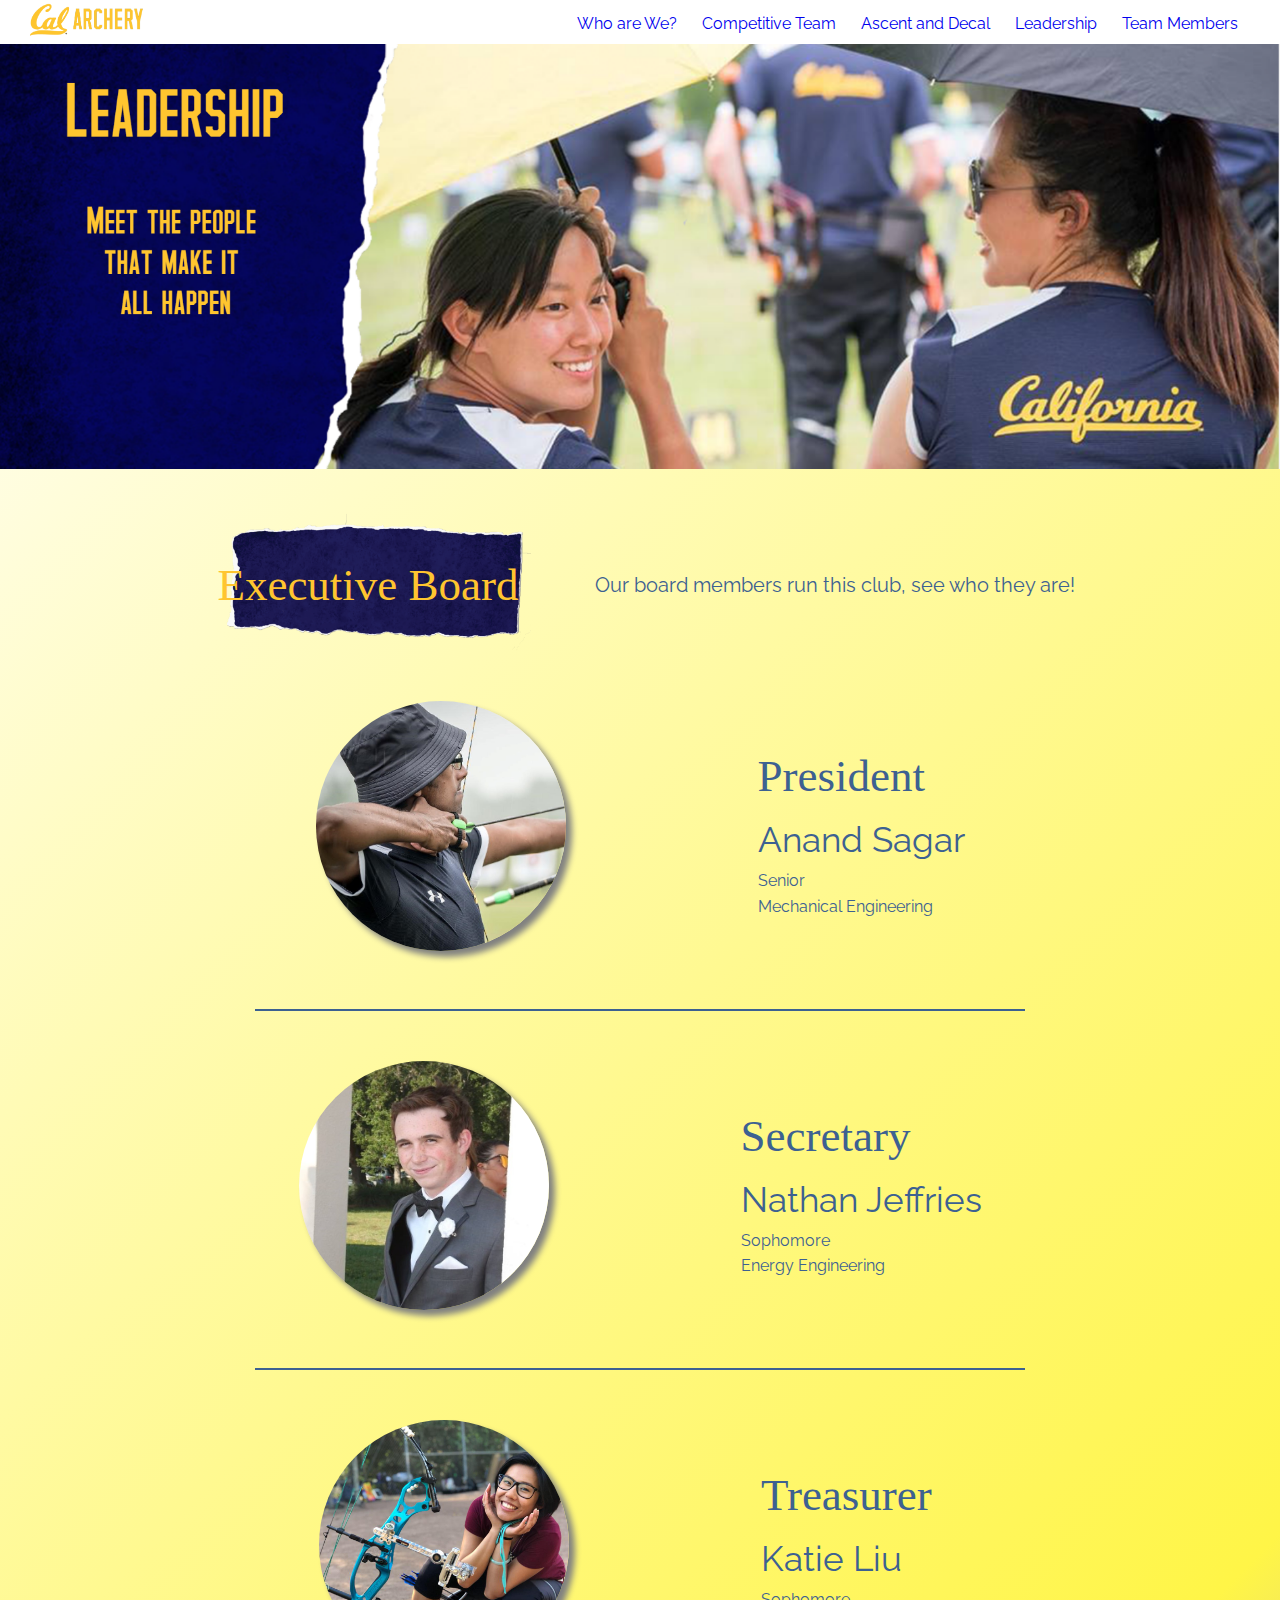
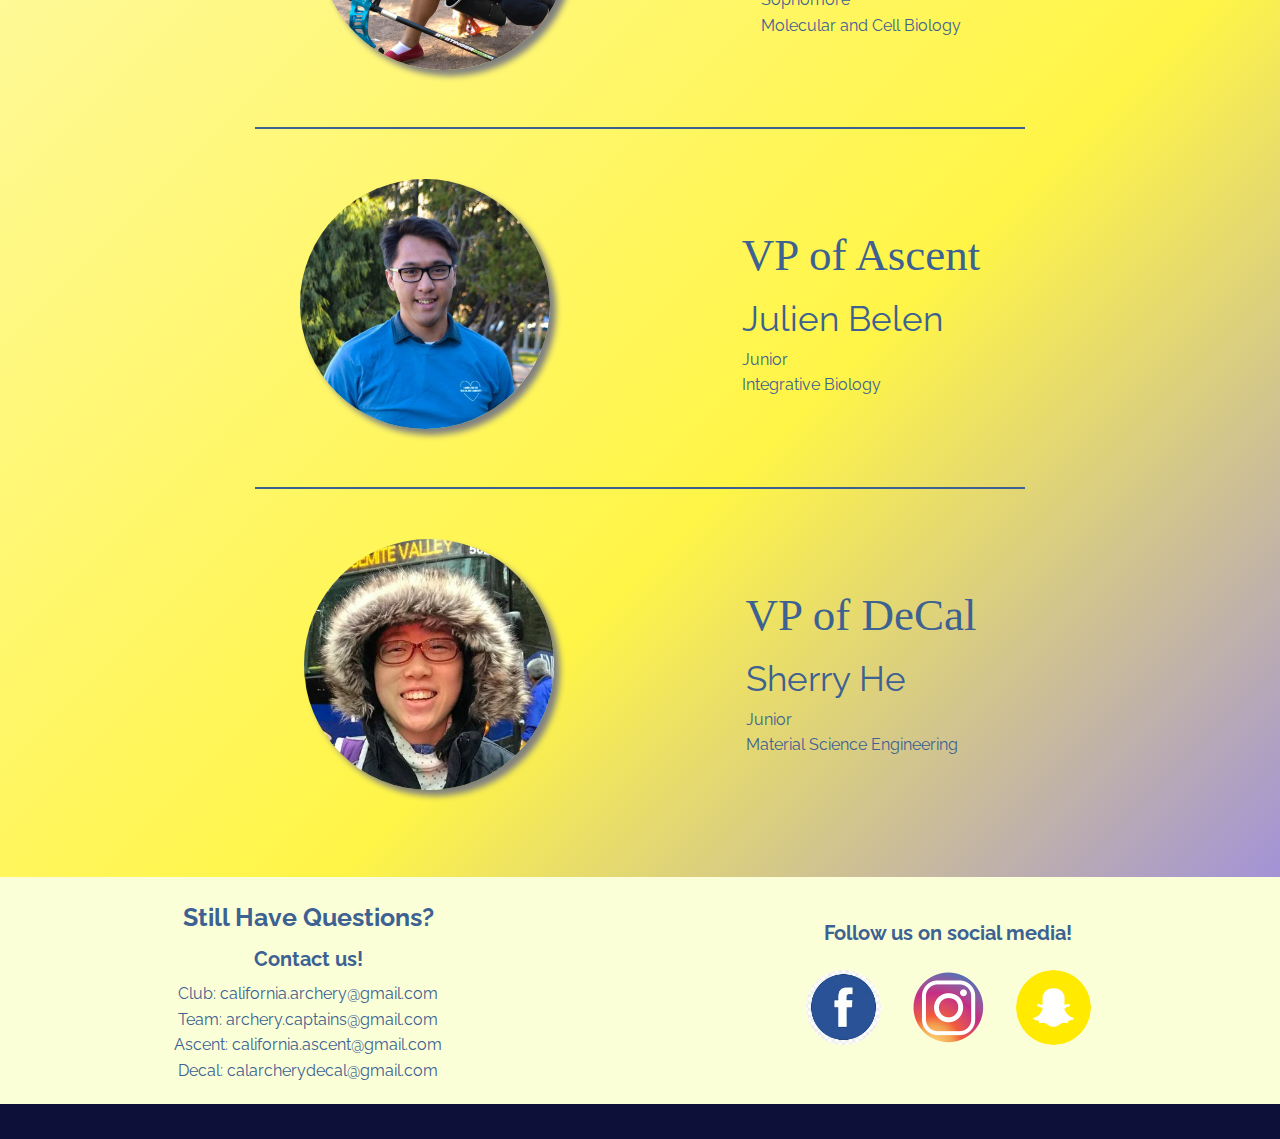
<file: leadership.html>
<!DOCTYPE html>
<html>
<head>
	<link href="assets/css/leader.css" rel="stylesheet" type="text/css">
	<link href="assets/css/style.css" rel="stylesheet" type="text/css">
	<script type="text/javascript" src="http://code.jquery.com/jquery-1.11.3.min.js"></script>
	<script type="text/javascript" src="assets/scripts/script.js"></script>
	<link href="https://fonts.googleapis.com/css?family=Poppins|Raleway" rel="stylesheet">

	<link rel="icon" href="favicon.ico">
	<title>Cal Archery</title>
</head>

<body>
	<nav>
		<div id="logo"> <a href="index.html">
			<img src="assets/img/CalArchLogo.png" height="40"></a>
		</div>
		<div id="nav-links" >
			<div class="nav-element">
				<a href="wePage.html">Who are We? </a>
			</div>
			<div class="nav-element">
				<a href="team.html">Competitive Team </a>
			</div>
			<div class="nav-element"> 
				<a href="ascent.html">Ascent and Decal </a>
			</div>
			<div class="nav-element">
				<a href="leadership.html">Leadership </a>
			</div>
			<div class="nav-element">
				<a href="members.html">Team Members </a>
			</div>
		</div>
	</nav>

	<div class="cover"> 	
		<img src="assets/img/leadershipCover.png" width="100%" id="cover4">
		<!-- <div id="cover4-info" class="cover-text">
			<div id="cover4-title">
				 Leadership
			</div>
			<div id="cover4-text">
				Meet the people
 				<br>that make it 
 				<br>all happen
			</div>
		</div>
 -->	</div>

	<div id="content4">
		<div id="leadership">
			<div id="word-row">
				<div class="paper">
					<img src="assets/img/label4.png" width="325" id="papier-club">
					<div class="paper-text" id="papier-text2">
						Executive Board
					</div>
				</div>
				<div class="word-text" id="team-requirements-text">
					<p>
						Our board members run this club, see who they are!
					</p>
				</div>
			</div>
		</div>

		<div id="board" class="word-text">
			<div class="board-member">
				<div class="board-member-pic">
					<img src="assets/img/anand.jpg" width="250" class="board-member-img">
				</div>
				<div>
					<div class="board-member-title">President</div>
					<div class="board-member-name">Anand Sagar</div>
					<div class="board-member-descrip">Senior<br>Mechanical Engineering</div>
				</div>
			</div>
			<hr>
			<div class="board-member">
				<div class="board-member-pic">
					<img src="assets/img/nathanProfile.jpg" width="250" class="board-member-img">
				</div>
				<div>
					<div class="board-member-title">Secretary</div>
					<div class="board-member-name">Nathan Jeffries</div>
					<div class="board-member-descrip">Sophomore<br>Energy Engineering</div>
				</div>
			</div>
			<hr>
			<div class="board-member">
				<div class="board-member-pic">
					<img src="assets/img/KatieProfile.jpg" width="250" class="board-member-img">
				</div>
				<div>
					<div class="board-member-title">Treasurer</div>
					<div class="board-member-name">Katie Liu</div>
					<div class="board-member-descrip">Sophomore<br>Molecular and Cell Biology</div>
				</div>
			</div>
			<hr>
			<div class="board-member">
				<div class="board-member-pic">
					<img src="assets/img/Julien.jpg" width="250" class="board-member-img">
				</div>
				<div>
					<div class="board-member-title">VP of Ascent</div>
					<div class="board-member-name">Julien Belen</div>
					<div class="board-member-descrip">Junior<br>Integrative Biology</div>
				</div>
			</div>
			<hr>
			<div class="board-member">
				<div class="board-member-pic">
					<img src="assets/img/sherryProfile.jpg" width="250" class="board-member-img">
				</div>
				<div>
					<div class="board-member-title">VP of DeCal</div>
					<div class="board-member-name">Sherry He</div>
					<div class="board-member-descrip">Junior<br>Material Science Engineering</div>
				</div>
			</div>
			
		</div>
		
	</div>

	

	<footer>

		<div id="contact-info">
			<div id="emails">
				<p id="Questions" class="word-text">
					Still Have Questions?
				</p>
				<p id="contact" class="word-text">
					Contact us!
				</p>
				<div id="all-emails" class="word-text">
					Club: california.archery@gmail.com <br>
					Team: archery.captains@gmail.com<br>
					Ascent: california.ascent@gmail.com<br>
					Decal: calarcherydecal@gmail.com<br>
					
				</div>
			</div>

			<div id="social-links">
				<div id="social-reach" class="word-text">
					Follow us on social media!
				</div>
				<div id="icons">
					<a href="https://www.facebook.com/calarchery/"><img src="assets/img/facebook.jpg" width="75" height="75" class="icon-img"></a>
					<a href="https://www.instagram.com/calarchery/"><img src="assets/img/instagram.png" width="75" height="75" class="icon-img"></a>
					<img src="assets/img/snapchat.png" width="75" height="75" class="icon-img">
				</div>
			</div>
		</div>

		<div id="blue-bar">
		</div>

	</footer>
</body>
</html>
</file>
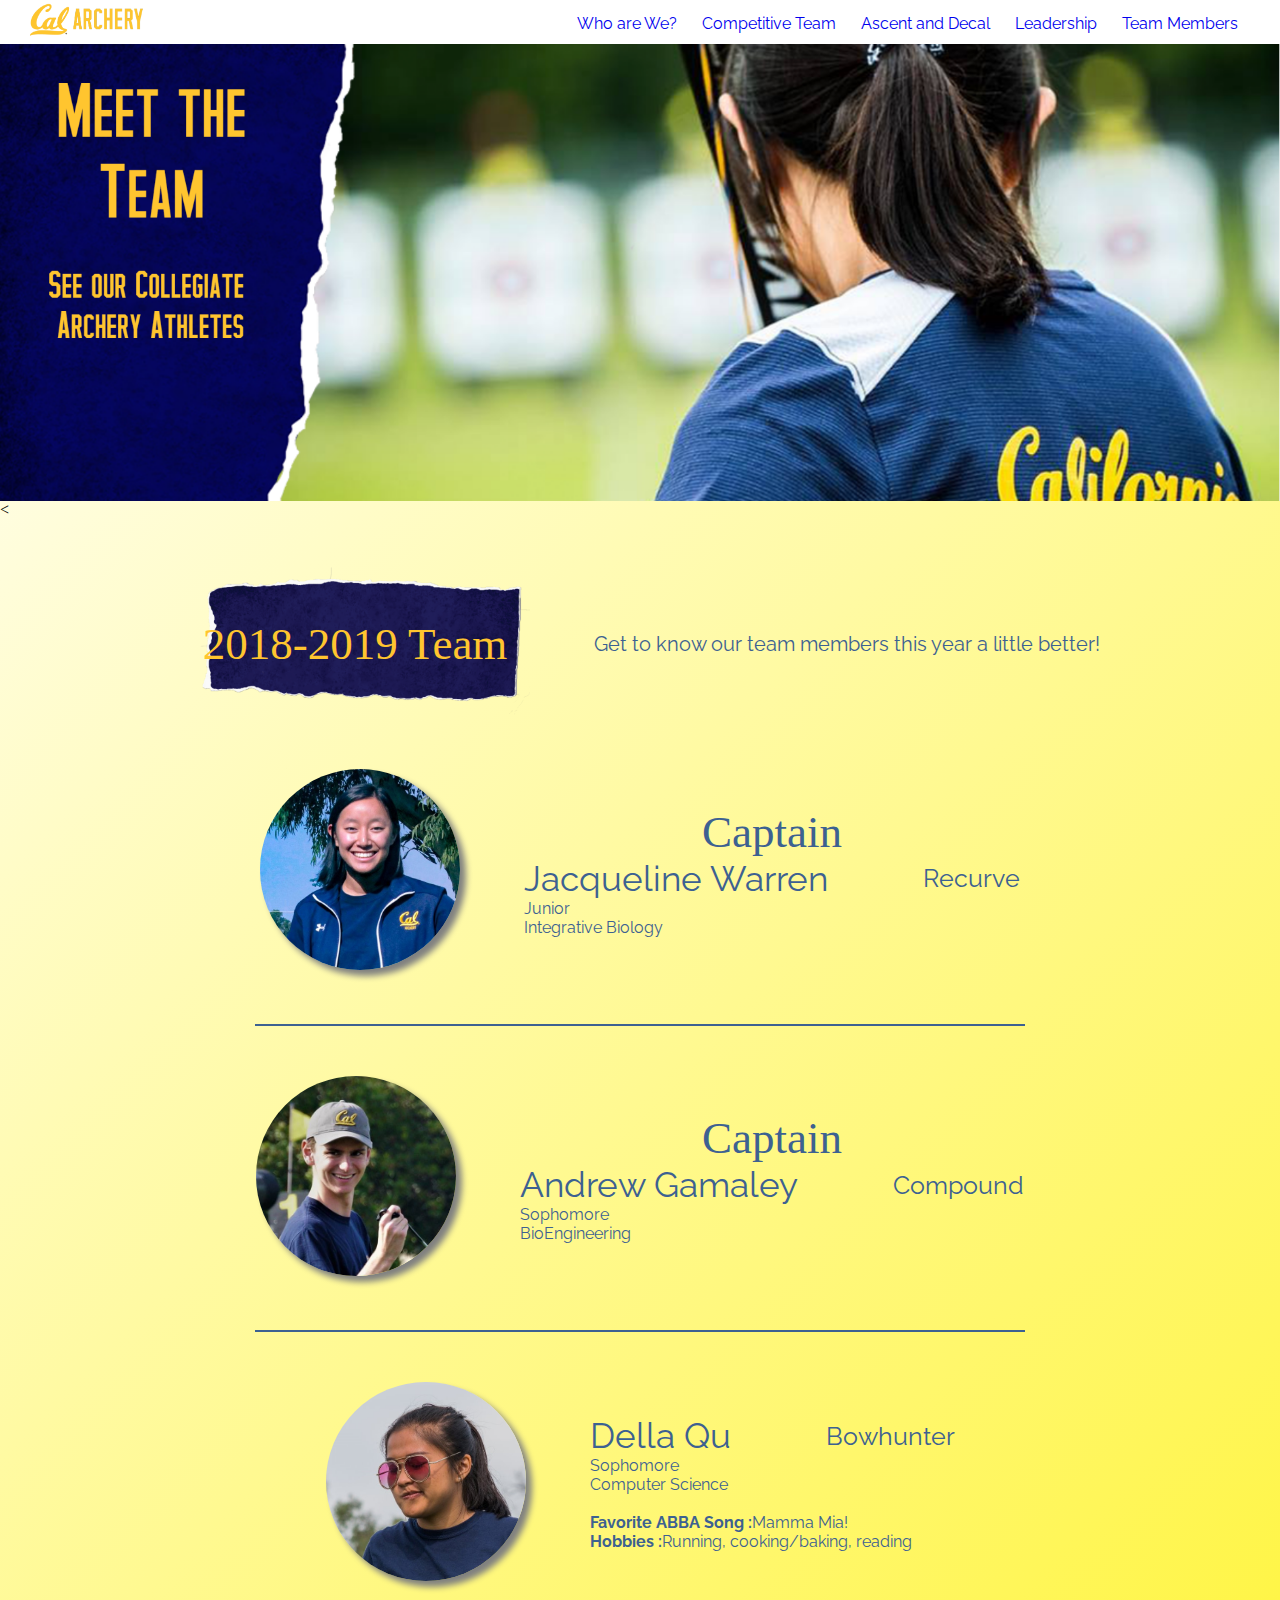
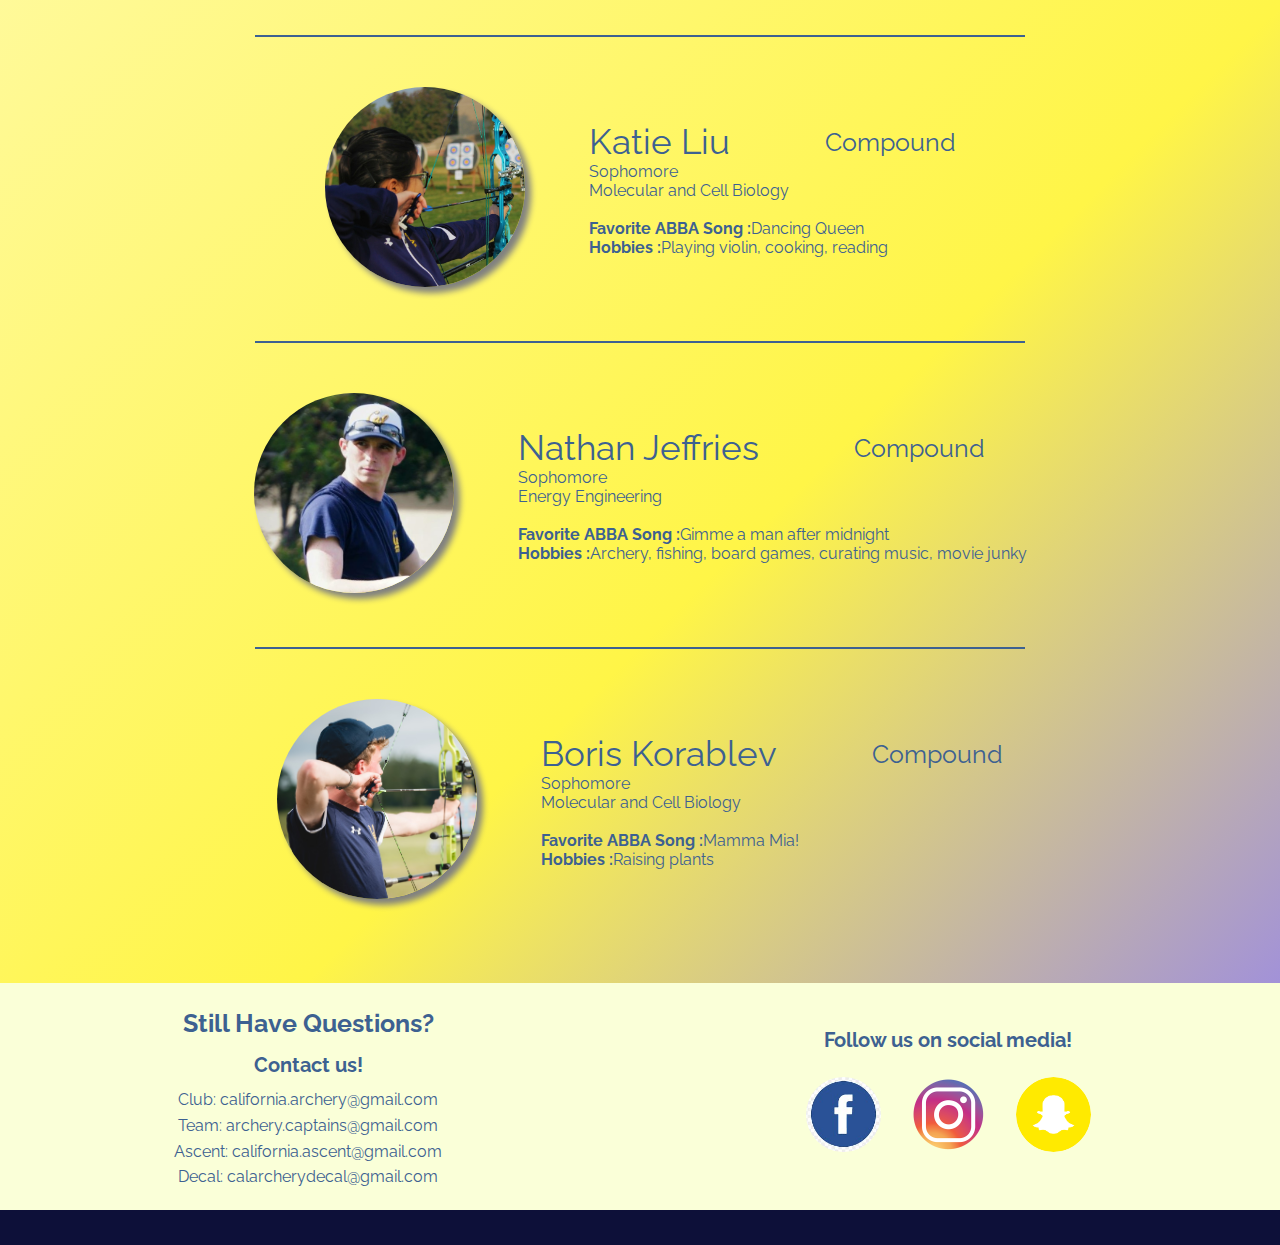
<file: members.html>
<!DOCTYPE html>
<html>
<head>
	<link href="assets/css/members.css" rel="stylesheet" type="text/css">
	<link href="assets/css/style.css" rel="stylesheet" type="text/css">
	<script type="text/javascript" src="http://code.jquery.com/jquery-1.11.3.min.js"></script>
	<script type="text/javascript" src="assets/scripts/script.js"></script>
	<link href="https://fonts.googleapis.com/css?family=Poppins|Raleway" rel="stylesheet">

	<link rel="icon" href="favicon.ico">
	<title>Cal Archery</title>
</head>

<body>
	<nav>
		<div id="logo"> <a href="index.html">
			<img src="assets/img/CalArchLogo.png" height="40"></a>
		</div>
		<div id="nav-links" >
			<div class="nav-element">
				<a href="wePage.html">Who are We? </a>
			</div>
			<div class="nav-element">
				<a href="team.html">Competitive Team </a>
			</div>
			<div class="nav-element"> 
				<a href="ascent.html">Ascent and Decal </a>
			</div>
			<div class="nav-element">
				<a href="leadership.html">Leadership </a>
			</div>
			<div class="nav-element">
				<a href="members.html">Team Members </a>
			</div>
		</div>
	</nav>

	<div class="cover"> 	
		<img src="assets/img/memberCover.png" width="100%" id="cover5">
		<<!-- div id="cover5-info" class="cover-text">
			<div id="cover5-title">
				 Meet the<br>Team
			</div>
			<div id="cover5-text">
				See our Collegiate
 				<br>Archery Athletes
			</div>
		</div> -->
	</div>

	<div id="content5">
		<div id="team-members">
			<div id="word-row">
				<div class="paper">
					<img src="assets/img/label4.png" width="350" id="papier-club">
					<div class="paper-text" id="papier-text2">
						2018-2019 Team
					</div>
				</div>
				<div class="word-text" id="team-requirements-text">
					<p>
						Get to know our team members this year a little better!
					</p>
				</div>
			</div>
		</div>
		<div id="team-mates" class="word-text">
			<div class="team-member">
				<div class="team-member-pic">
					<img src="assets/img/JacquelineProf.jpg" width="200" class="team-member-img">
				</div>
				<div>
					<div class="team-member-title">Captain</div>
					<div class="team-member-info">
						<div class="team-member-name-normal">Jacqueline Warren</div>
						<div class="division">Recurve</div>
					</div>

					<div class="team-member-descrip">Junior<br>Integrative Biology</div>
				</div>
			</div>
			<hr>
			<div class="team-member">
				<div class="team-member-pic">
					<img src="assets/img/handsome.jpg" width="200" class="team-member-img">
				</div>
				<div>
					<div class="team-member-title">Captain</div>
					<div class="team-member-info">
						<div class="team-member-name-normal">Andrew Gamaley</div>
						<div class="division">Compound</div>
					</div>
					<div class="team-member-descrip">Sophomore<br>BioEngineering</div>
				</div>
			</div>
			<hr>
			<div class="team-member">
				<div class="team-member-pic">
					<img src="assets/img/dellaProf.jpg" width="200" class="team-member-img">
				</div>
				<div>
					<div class="team-member-info">
						<div class="team-member-name-normal">Della Qu</div>
						<div class="division">Bowhunter</div>
					</div>
					<div class="team-member-descrip">Sophomore<br>Computer Science</div>
					<br>
					<div class="team-member-ABBA-info">
						<div class="ABBA-text">Favorite ABBA Song :</div>
						<div class="ABBA-song">Mamma Mia!</div>
					</div>
					<div class="team-member-hobby">
						<div class="hobby-text">Hobbies : </div>
						<div class="hobbies">Running, cooking/baking, reading</div>
					</div>
				</div>
			</div>
			<hr>
			<div class="team-member">
				<div class="team-member-pic">
					<img src="assets/img/KatieProf.jpeg" width="200" class="team-member-img">
				</div>
				<div>
					<div class="team-member-info">
						<div class="team-member-name-normal">Katie Liu</div>
						<div class="division">Compound</div>
					</div>
					<div class="team-member-descrip">Sophomore<br>Molecular and Cell Biology</div>
					<br>
					<div class="team-member-ABBA-info">
						<div class="ABBA-text">Favorite ABBA Song :</div>
						<div class="ABBA-song">Dancing Queen</div>
					</div>
					<div class="team-member-hobby">
						<div class="hobby-text">Hobbies : </div>
						<div class="hobbies">Playing violin, cooking, reading</div>
					</div>
				</div>
			</div>
			<hr>
			<div class="team-member">
				<div class="team-member-pic">
					<img src="assets/img/NathanProf.JPG" width="200" class="team-member-img">
				</div>
				<div>
					<div class="team-member-info">
						<div class="team-member-name-normal">Nathan Jeffries</div>
						<div class="division">Compound</div>
					</div>
					<div class="team-member-descrip">Sophomore<br>Energy Engineering</div>
					<br>					
					<div class="team-member-ABBA-info">
						<div class="ABBA-text">Favorite ABBA Song :</div>
						<div class="ABBA-song">Gimme a man after midnight</div>
					</div>
					<div class="team-member-hobby">
						<div class="hobby-text">Hobbies : </div>
						<div class="hobbies">Archery, fishing, board games, curating music, movie junky</div>
					</div>
				</div>
			</div>
			<hr>
			<div class="team-member">
				<div class="team-member-pic">
					<img src="assets/img/borisProfile.jpeg" width="200" class="team-member-img">
				</div>
				<div>
					<div class="team-member-info">
						<div class="team-member-name-normal">Boris Korablev</div>
						<div class="division">Compound</div>
					</div>
					<div class="team-member-descrip">Sophomore<br>Molecular and Cell Biology</div>
					<br>
					<div class="team-member-ABBA-info">
						<div class="ABBA-text">Favorite ABBA Song : </div>
						<div class="ABBA-song">Mamma Mia!</div>
					</div>
					<div class="team-member-hobby">
						<div class="hobby-text">Hobbies : </div>
						<div class="hobbies">Raising plants</div>
					</div>
				</div>
			</div>
			
		</div>
	</div>

	

	<footer>

		<div id="contact-info">
			<div id="emails">
				<p id="Questions" class="word-text">
					Still Have Questions?
				</p>
				<p id="contact" class="word-text">
					Contact us!
				</p>
				<div id="all-emails" class="word-text">
					Club: california.archery@gmail.com <br>
					Team: archery.captains@gmail.com<br>
					Ascent: california.ascent@gmail.com<br>
					Decal: calarcherydecal@gmail.com<br>
					
				</div>
			</div>

			<div id="social-links">
				<div id="social-reach" class="word-text">
					Follow us on social media!
				</div>
				<div id="icons">
					<a href="https://www.facebook.com/calarchery/"><img src="assets/img/facebook.jpg" width="75" height="75" class="icon-img"></a>
					<a href="https://www.instagram.com/calarchery/"><img src="assets/img/instagram.png" width="75" height="75" class="icon-img"></a>
					<img src="assets/img/snapchat.png" width="75" height="75" class="icon-img">
				</div>
			</div>
		</div>

		<div id="blue-bar">
		</div>

	</footer>
</body>
</html>
</file>
<file: assets/css/leader.css>
#cover4{
}
/*#cover4-title{
	font-size: 80px;
	margin: 80px;
	margin-left: 80px;
	margin-bottom: 60px;
	text-align: center;
}
#cover4-info{
	display: flex;
	flex-direction: column;
	justify-content: center;

}
#cover4-text{
	font-size: 40px;
	width: 350px;
	margin-left: 35px;
	text-align: center;
	margin-bottom: 150px;
}
*/
#content4{
	display: flex;
	flex-direction: column;
	justify-content: center;
	flex-direction: center;
}
#leadership{
	display: flex;
	flex-direction: row;
	justify-content: center;
}
#papier-text2{
	width: 350px;
	align-items: center
	}
.board-member{
	display: flex;
	flex-direction: row;
	justify-content: center;
	align-items: center;
	line-height: 1.6;
}
.board-member-img{
	border-radius: 50%;
	margin-right: 15vw;
	box-shadow: 6px 6px 6px 0 grey;
}
.board-member-title{
	font-family: 'UA Sather';
	font-size: 45px;
}
.board-member-name{
	font-size: 35px;
}
.board-member-descrip{
	line-height: 1.6;
}
</file>
<file: assets/css/style.css>
html,body{ margin:0; padding:0; box-sizing:border-box; }

body{
    /* Gradient with stops */
    background: linear-gradient(-225deg, #FFFFFF 0%, #FFF547 70%, #8977FF 100%);
}
@font-face {
  font-family: 'UA Sather';
  src: url("UASather-Regular.otf") format("otf"),
}
.paper-text,.cover-text {
	font-family: 'UA Sather';
	color: #FFC52F;
}
.word-text,.nav-element,#schedule-notes {
	font-family: 'Raleway';
	color: #3D6191;
}

nav {
	display: flex;
	flex-direction: row;
	justify-content: space-between;
	align-items: center;
	margin-top: 0;
	margin-bottom: 2px;
	background-color: white;
	position: fixed;
	width: 100%;
	z-index:80;
}
#logo{
	display: flex;
	padding-left: 25px;
}
#nav-links{
	display: flex;
	flex-direction: row;
	justify-content: space-around;
	align-items: center;
	margin-right: 30px;
	text-decoration: none;
}
a {
	text-decoration: none;
}
a:hover{
	cursor: pointer;
	-webkit-transition: width 2s; /* Safari */
    transition: width 10s;
}
.nav-element{
	display: flex;
	flex-direction: row;
	justify-content: space-around;
	padding: 10px;
	margin-left: 2.5px;
	margin-right: 2.5px;
}

.cover{
	display: flex;
	flex-direction: column;
	align-items: flex-start;
}
#cover1{
	widows: 100vw;
	position: absolute;
	z-index: -1;
}
#cover1-dets {
	display: flex;
	flex-direction: column;
	align-items: center;
	justify-content: center;
}
#cover1-img {
	display: flex;
	width: 25vw;
	margin-left: 8px;
	margin-top: 65px;
	z-index: 1;
	margin-bottom: 80px;
}
#join-button{
	background-color: #FFC52F;
	color: #3A3335;
	font-size: 45px;
	border-style: solid;
	border-collapse: #3A3335;
	border-width: 5px;
	padding: 5px;
	margin-bottom: 180px;
}
#join-button:hover{
	cursor: pointer;
}


#content1{
	display: flex;
	flex-direction: column;
	align-items: center;
	justify-content: center;
}
#club-hours{
	display: flex;
	flex-direction: column;
	align-items: center;
}
#word-row{
	display: flex;
	flex-direction: row;
	align-items: center;
}
.paper{
	display: flex;
	flex-direction: column;
	align-items: center;
	position: relative;
	text-align: center;
	justify-content: space-between;
}
#papier-text{
	font-size: 45px;
	position: absolute;
    top: 50%;
    left: 50%;
    transform: translate(-50%, -50%);
}
#club-hours-text,#club-info-text,#map-text,#sign-up-text,#team-requirements-text,#join-team-text,#ascent-text,#decal-text,#decal-link,#team-requirements-text{
	text-align: center;
	font-size: 20px;
	margin-left: 5vw;
	line-height: 1.6;
}
#schedule,#tournaments,#scores,#tryout-dates{
	font-size: 20px;
}
.titled{
	font-size: 22.5px;
}
th,tr {
	padding: 10px;
	padding-left: 25px;
	padding-right: 25px;
	font-weight: normal;
}
#tableSchedule,#tryout-date-table {
	border-top: 1px solid black;
	margin-bottom: 20px;

}
caption{
	font-weight:bold;
	margin-bottom: 10px;
}
#schedule-notes{
	font-size: 25px;
	margin-bottom: 25px;
	font-weight: bold;
}



#events{
	display: flex;
	flex-direction: column;
	align-items: center;
}
#word-row1{
	display: flex;
	flex-direction: row;
	align-items: center;
}
#papier-text2{
	font-size: 45px;
	position: absolute;
    top: 50%;
    left: 50%;
    transform: translate(-50%, -50%);
}
#events-text{
	text-align: center;
	font-size: 20px;
	margin-left: 5vw;
	line-height: 1.6;
}
#tourn-table, #dues-table ,#scores-table{
  border-collapse: collapse;
  border-style: hidden;
  margin-bottom: 30px;
}
#tourn-table .tourn1,.tourn{
  border: 2px solid black;
}
#dues-table .dues1,.due{
  border: 2px solid black;
}
#scores-table .mqs1,.mqs{
  border: 2px solid black;
}
.tourn, .divi{
	font-weight: bold;
}
.titled{
	font-weight: bolder;
}
#learn-to-shoot{
	display: flex;
	flex-direction: column;
	align-items: center;
}
#word-row2{
	display: flex;
	flex-direction: row;
	align-items: center;
}
#papier-text3{
	font-size: 45px;
	position: absolute;
    top: 50%;
    left: 50%;
    transform: translate(-50%, -50%);
}
#learn-text{
	text-align: center;
	font-size: 20px;
	margin-left: 5vw;
	line-height: 1.6;
}
#learn-to-shoot-images{
	display: flex;
	flex-direction: row;
	align-items: center;
	justify-content: center;
}
.learn{
	display: flex;
	flex-direction: column;
	align-items: center;
	justify-content: center;
}
.learnpic{
	margin: 40px;
	border: 10px solid white;
	margin-bottom: 20px;
}
.learn-text{
	font-size: 20px;
}

footer{
	display: flex;
	flex-direction: column;
	margin-top: 80px;
	width: 100%;
}
#contact-info{
	display: flex;
	flex-direction: row;
	background-color: #FAFFD8;
	justify-content: space-around;
	align-items: center;
}
#blue-bar {
	display: flex;
	widows: 100vw;
	background-color: #0D1039;
	height: 35px;
}
#emails,#social-links{
	display: flex;
	flex-direction: column;
	align-items: center;
	justify-content: center;
}
#Questions{
	font-weight: bolder;
	font-size: 25px;
	margin-bottom: 10px;
}
#contact,#social-reach{
	font-weight: bold;
	font-size: 20px;
	margin-top:5px;
	margin-bottom: 10px;
}
#all-emails{
	display: flex;
	flex-direction: column;
	align-items: center;
	justify-content: center;
	text-align: center;
	margin-bottom: 20px;
	line-height: 1.6;
}
#icons{
	display: flex;
	flex-direction: row;
}
.icon-img{
	margin:15px;
	border-radius: 50%;
}

hr {
width: 60%;
height: 0px;
margin-left: auto;
margin-right: auto;
background-color:#3D6191;
border: 1px solid #3D6191;
margin-top: 50px;
margin-bottom:50px;
}

.nav-element:hover {
    cursor: pointer;
    background-color: #FFF3F3;
    transition: 0.4s;
}
.nav-element{
	transition: 0.4s;
}
.nav-element,#entry-button,#join-button:active{
	transform: translateY(1px);
}
#join-button,#entry-button:hover{
	transform: scale(1.05);
	background-color: #FFCE4E;
	transition: .5s;
}
#join-button,#entry-button{
	transition: .5s;
}
#logo:hover {
    cursor: pointer;
}

.papier,.papier-club{
	box-shadow: 6px 10px 8px 0 grey;
}

#topButton {
    display: none;
    position: fixed; 
    bottom: 20px; 
    right: 30px; 
    z-index: 99; /
    border: none; 
    outline: none; 
    background-color: #FFCE4E ; 
    color: black; 
    cursor: pointer; 
    padding: 15px; 
    border-radius: 50%; 
    font-size: 15px; 
}

#topButton:hover {
    background-color: #555; /* Add a dark-grey background on hover */
}
</file>
<file: assets/css/members.css>
#cover5{
}
/*#cover5-title{
	font-size: 80px;
	margin: 80px;
	margin-left: 70px;
	margin-bottom: 40px;
	text-align: center;
}
#cover5-info{
	display: flex;
	flex-direction: column;
	justify-content: center;

}
#cover5-text{
	font-size: 40px;
	width: 350px;
	margin-left: 5px;
	text-align: center;
	margin-bottom: 150px;
}
*/
#content5{
	display: flex;
	flex-direction: column;
	justify-content: center;
	flex-direction: center;
}
#team-members{
	display: flex;
	flex-direction: row;
	justify-content: center;
}
#papier-text2{
	width: 350px;
	align-items: center
	}
#team-mates{
	display: flex;
	flex-direction: column;
	align-items: center;
	justify-content: center;
}
.team-member{
	display: flex;
	flex-direction: row;
	justify-content: center;
	align-items: center;
}
.team-member-img{
	border-radius: 50%;
	margin-right: 5vw;
	box-shadow: 6px 6px 6px 0 grey;
}
.team-member-title{
	font-family: 'UA Sather';
	font-size: 45px;
	text-align: center;
	display: flex;
	flex-direction: row;
	justify-content: center;
}
.team-member-name-normal{
	font-size: 35px;
}
.team-member-info{
	display: flex;
	flex-direction: row;
	align-items: center;
}
.division{
	font-size: 25px;
	margin-left: 95px;
}
.team-member-descrip,.team-member-ABBA-info,.team-member-hobby{
	width: 100%;
	display: flex;
	flex-direction: row;
	align-items: center;
	justify-content: flex-start;
}
.ABBA-text,.hobby-text{
	font-weight: bold;
}
</file>
